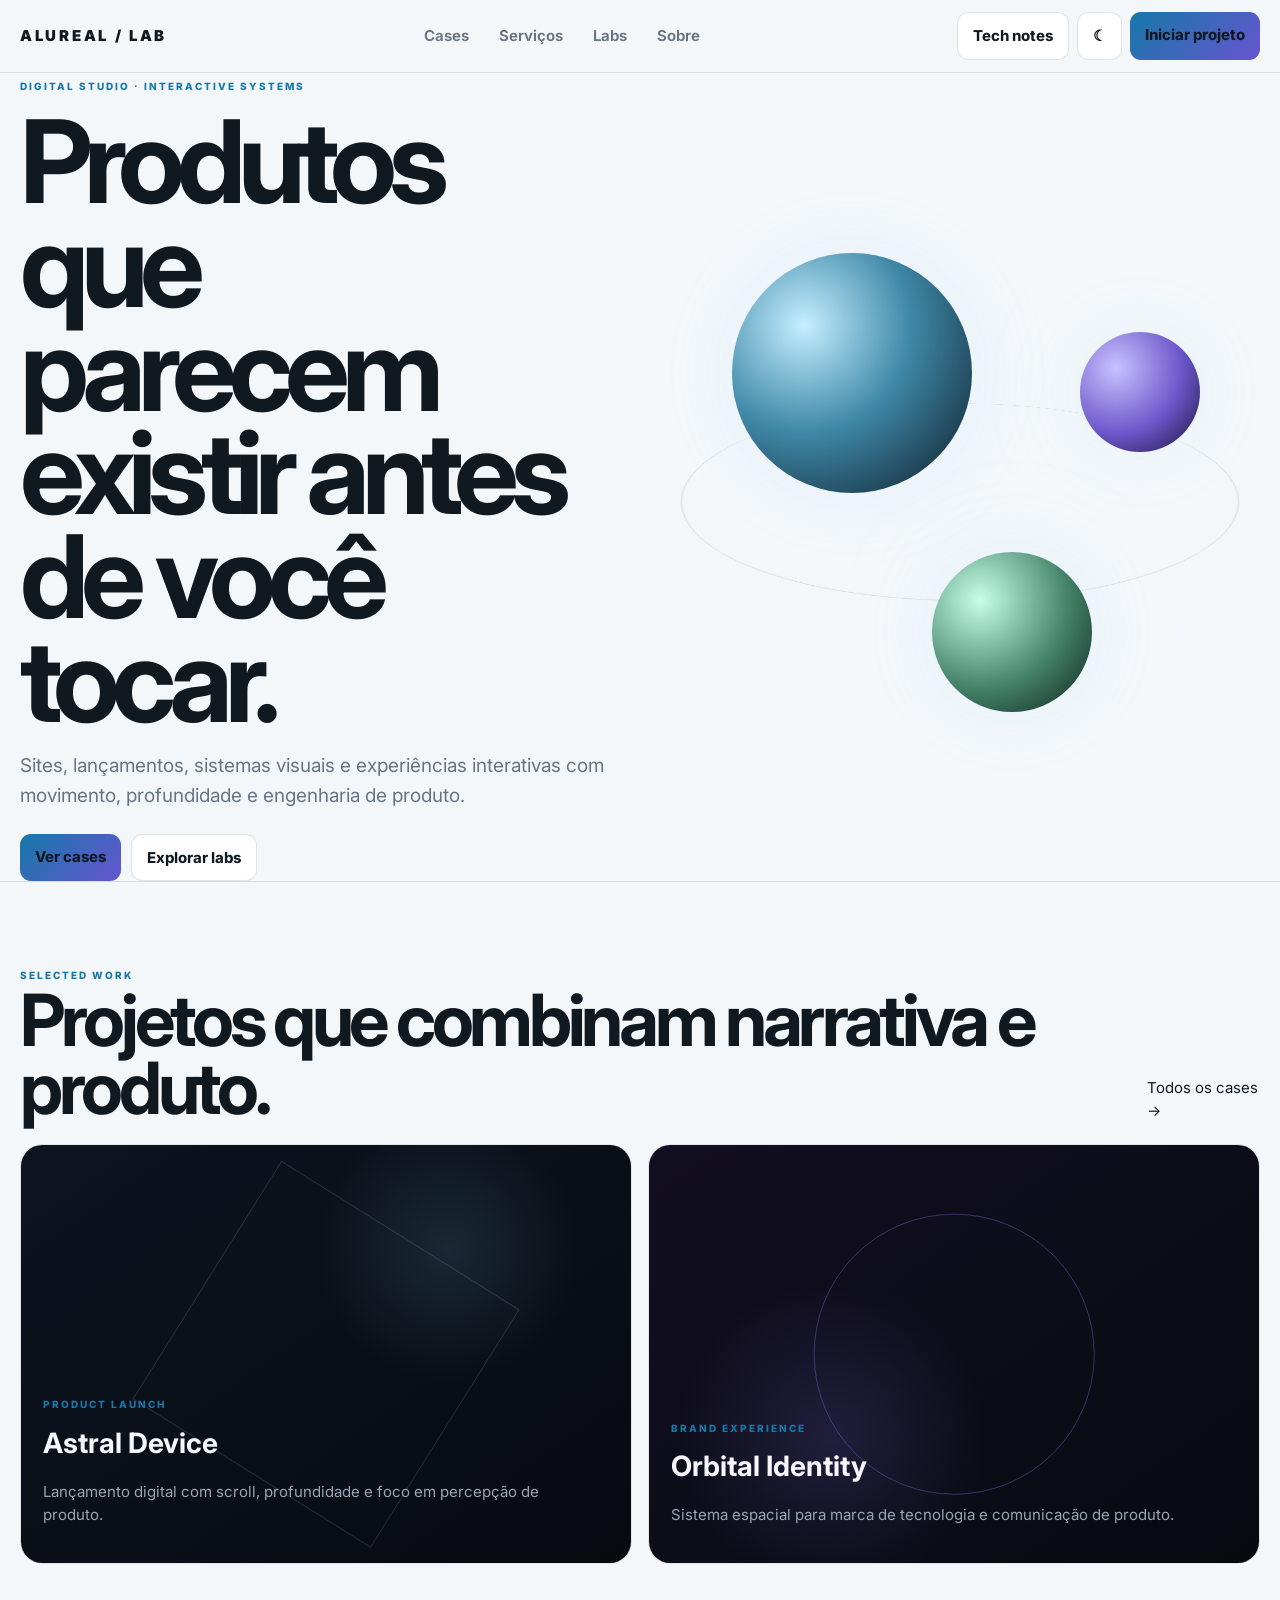
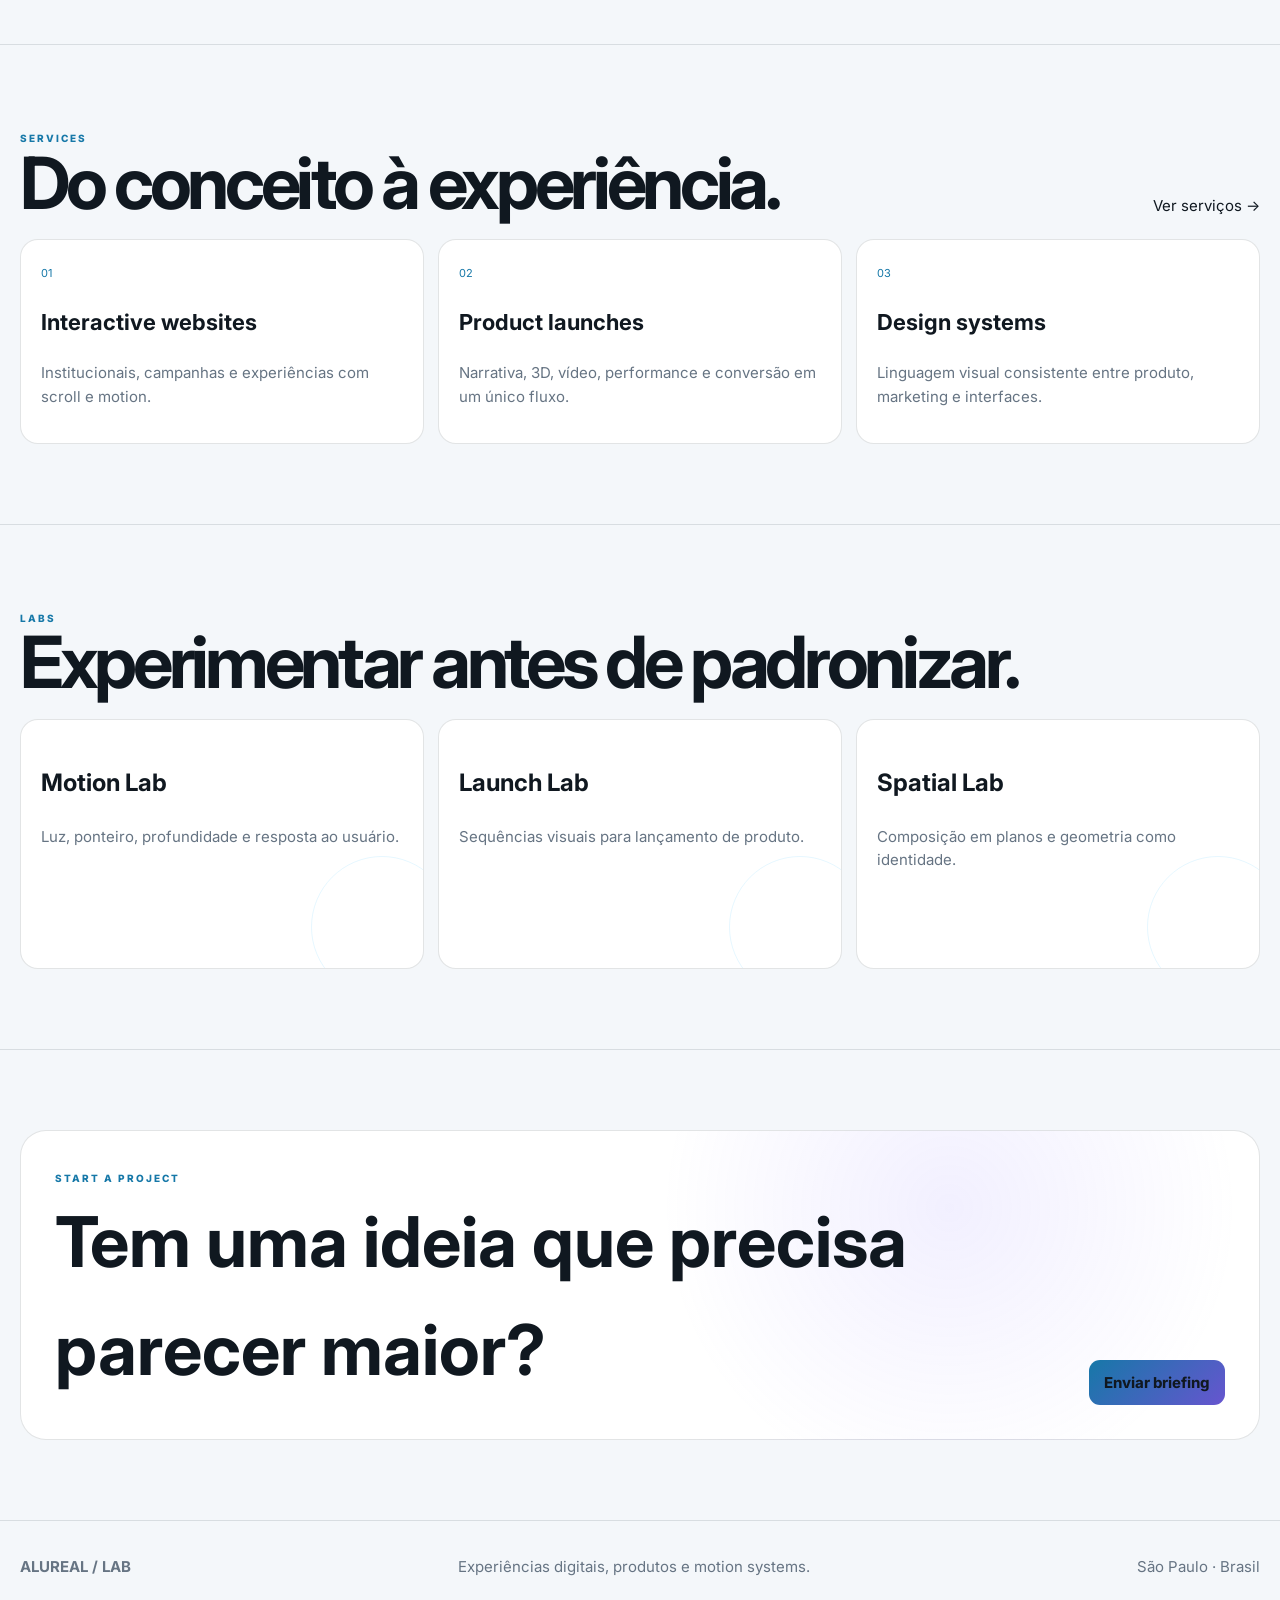
<file: index.html>
<!doctype html><html lang="pt-BR"><head><meta charset="utf-8"><meta name="viewport" content="width=device-width,initial-scale=1,maximum-scale=1,user-scalable=no,viewport-fit=cover"><title>Alureal Lab — Experiências digitais</title><link href="https://fonts.googleapis.com/css2?family=Inter:wght@400;500;600;700;800;900&display=swap" rel="stylesheet"><link rel="stylesheet" href="studio.css?v=20260929-1820"></head><body><div data-studio-header></div><main><section class="studio-hero"><div class="wrap studio-hero-grid"><div><span class="eyebrow">Digital studio · interactive systems</span><h1>Produtos que parecem existir antes de você tocar.</h1><p>Sites, lançamentos, sistemas visuais e experiências interativas com movimento, profundidade e engenharia de produto.</p><div class="hero-actions"><a class="btn primary" href="cases.html">Ver cases</a><a class="btn" href="motion-lab.html">Explorar labs</a></div></div><div class="hero-world" data-world><i class="hero-ring"></i><i class="hero-orb one"></i><i class="hero-orb two"></i><i class="hero-orb three"></i></div></div></section><section class="section"><div class="wrap"><div class="section-head"><div><span class="eyebrow">Selected work</span><h2>Projetos que combinam narrativa e produto.</h2></div><a href="cases.html">Todos os cases →</a></div><div class="case-grid"><a class="case" href="case.html?case=astral"><div class="case-visual"><i class="case-shape"></i></div><div class="case-copy"><span class="eyebrow">Product launch</span><h3>Astral Device</h3><p>Lançamento digital com scroll, profundidade e foco em percepção de produto.</p></div></a><a class="case" href="case.html?case=orbital"><div class="case-visual v2"><i class="case-shape circle"></i></div><div class="case-copy"><span class="eyebrow">Brand experience</span><h3>Orbital Identity</h3><p>Sistema espacial para marca de tecnologia e comunicação de produto.</p></div></a></div></div></section><section class="section"><div class="wrap"><div class="section-head"><div><span class="eyebrow">Services</span><h2>Do conceito à experiência.</h2></div><a href="services.html">Ver serviços →</a></div><div class="service-grid"><article class="service"><span class="service-num">01</span><h3>Interactive websites</h3><p>Institucionais, campanhas e experiências com scroll e motion.</p></article><article class="service"><span class="service-num">02</span><h3>Product launches</h3><p>Narrativa, 3D, vídeo, performance e conversão em um único fluxo.</p></article><article class="service"><span class="service-num">03</span><h3>Design systems</h3><p>Linguagem visual consistente entre produto, marketing e interfaces.</p></article></div></div></section><section class="section"><div class="wrap"><div class="section-head"><div><span class="eyebrow">Labs</span><h2>Experimentar antes de padronizar.</h2></div></div><div class="lab-grid"><a class="lab-card" href="motion-lab.html"><h3>Motion Lab</h3><p>Luz, ponteiro, profundidade e resposta ao usuário.</p></a><a class="lab-card" href="launch.html"><h3>Launch Lab</h3><p>Sequências visuais para lançamento de produto.</p></a><a class="lab-card" href="spatial.html"><h3>Spatial Lab</h3><p>Composição em planos e geometria como identidade.</p></a></div></div></section><section class="section"><div class="wrap contact-banner"><div><span class="eyebrow">Start a project</span><h2>Tem uma ideia que precisa parecer maior?</h2></div><a class="btn primary" href="contact.html">Enviar briefing</a></div></section></main><div data-studio-footer></div><script src="studio.js?v=20260929-1820"></script></body></html>
</file>
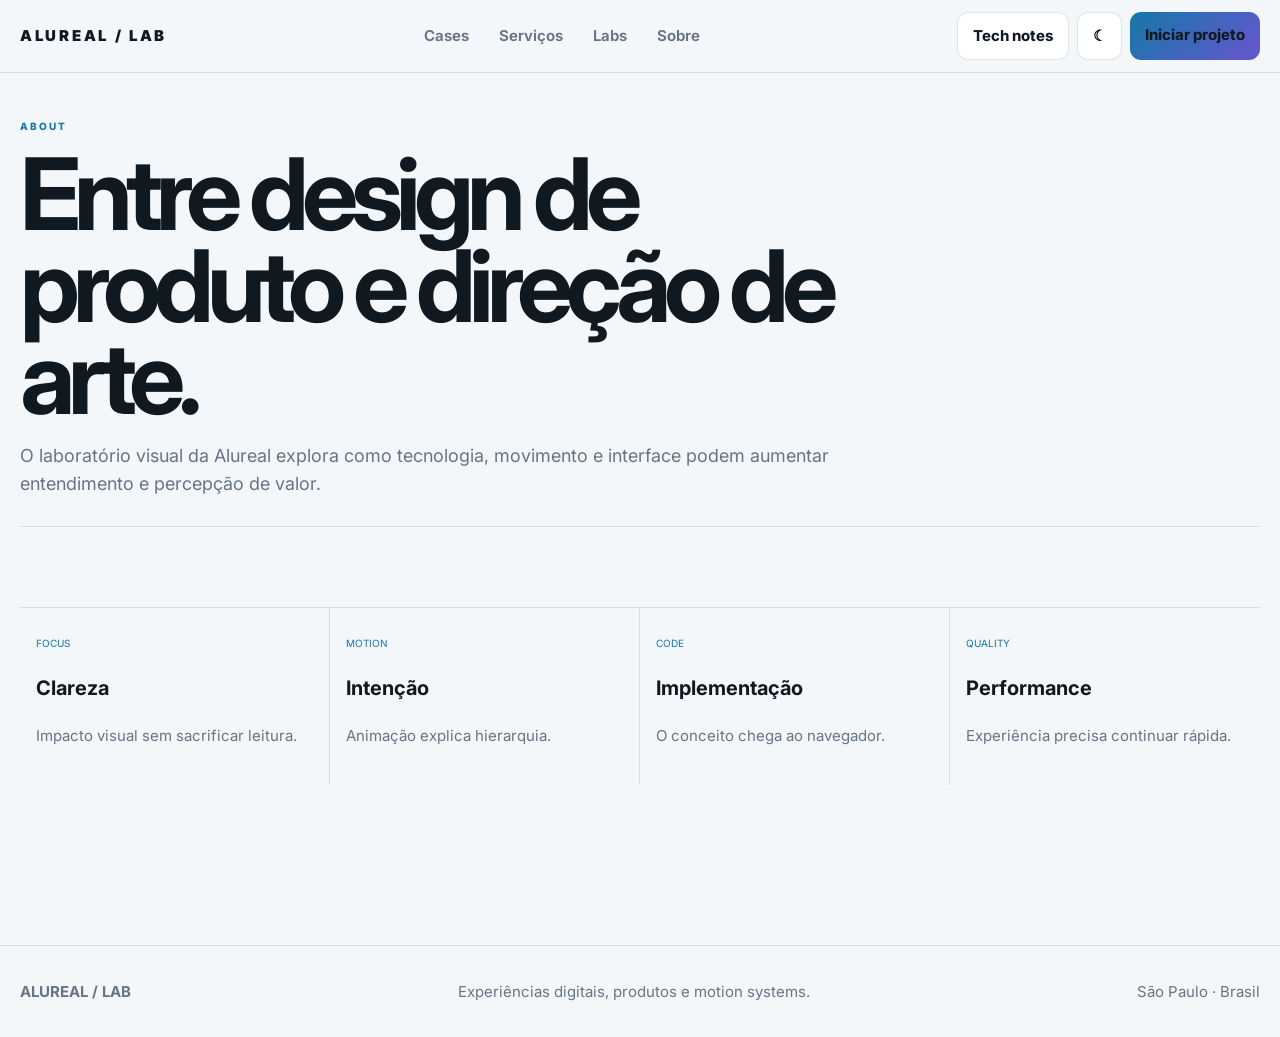
<file: about.html>
<!doctype html><html lang="pt-BR"><head><meta charset="utf-8"><meta name="viewport" content="width=device-width,initial-scale=1,maximum-scale=1,user-scalable=no,viewport-fit=cover"><title>Alureal Lab — Sobre</title><link href="https://fonts.googleapis.com/css2?family=Inter:wght@400;500;600;700;800;900&display=swap" rel="stylesheet"><link rel="stylesheet" href="studio.css?v=20260929-1820"></head><body><div data-studio-header></div><main class="page"><div class="wrap"><header class="page-head"><span class="eyebrow">About</span><h1>Entre design de produto e direção de arte.</h1><p>O laboratório visual da Alureal explora como tecnologia, movimento e interface podem aumentar entendimento e percepção de valor.</p></header><section class="section"><div class="process"><article class="step"><span>FOCUS</span><h3>Clareza</h3><p>Impacto visual sem sacrificar leitura.</p></article><article class="step"><span>MOTION</span><h3>Intenção</h3><p>Animação explica hierarquia.</p></article><article class="step"><span>CODE</span><h3>Implementação</h3><p>O conceito chega ao navegador.</p></article><article class="step"><span>QUALITY</span><h3>Performance</h3><p>Experiência precisa continuar rápida.</p></article></div></section></div></main><div data-studio-footer></div><script src="studio.js?v=20260929-1820"></script></body></html>
</file>
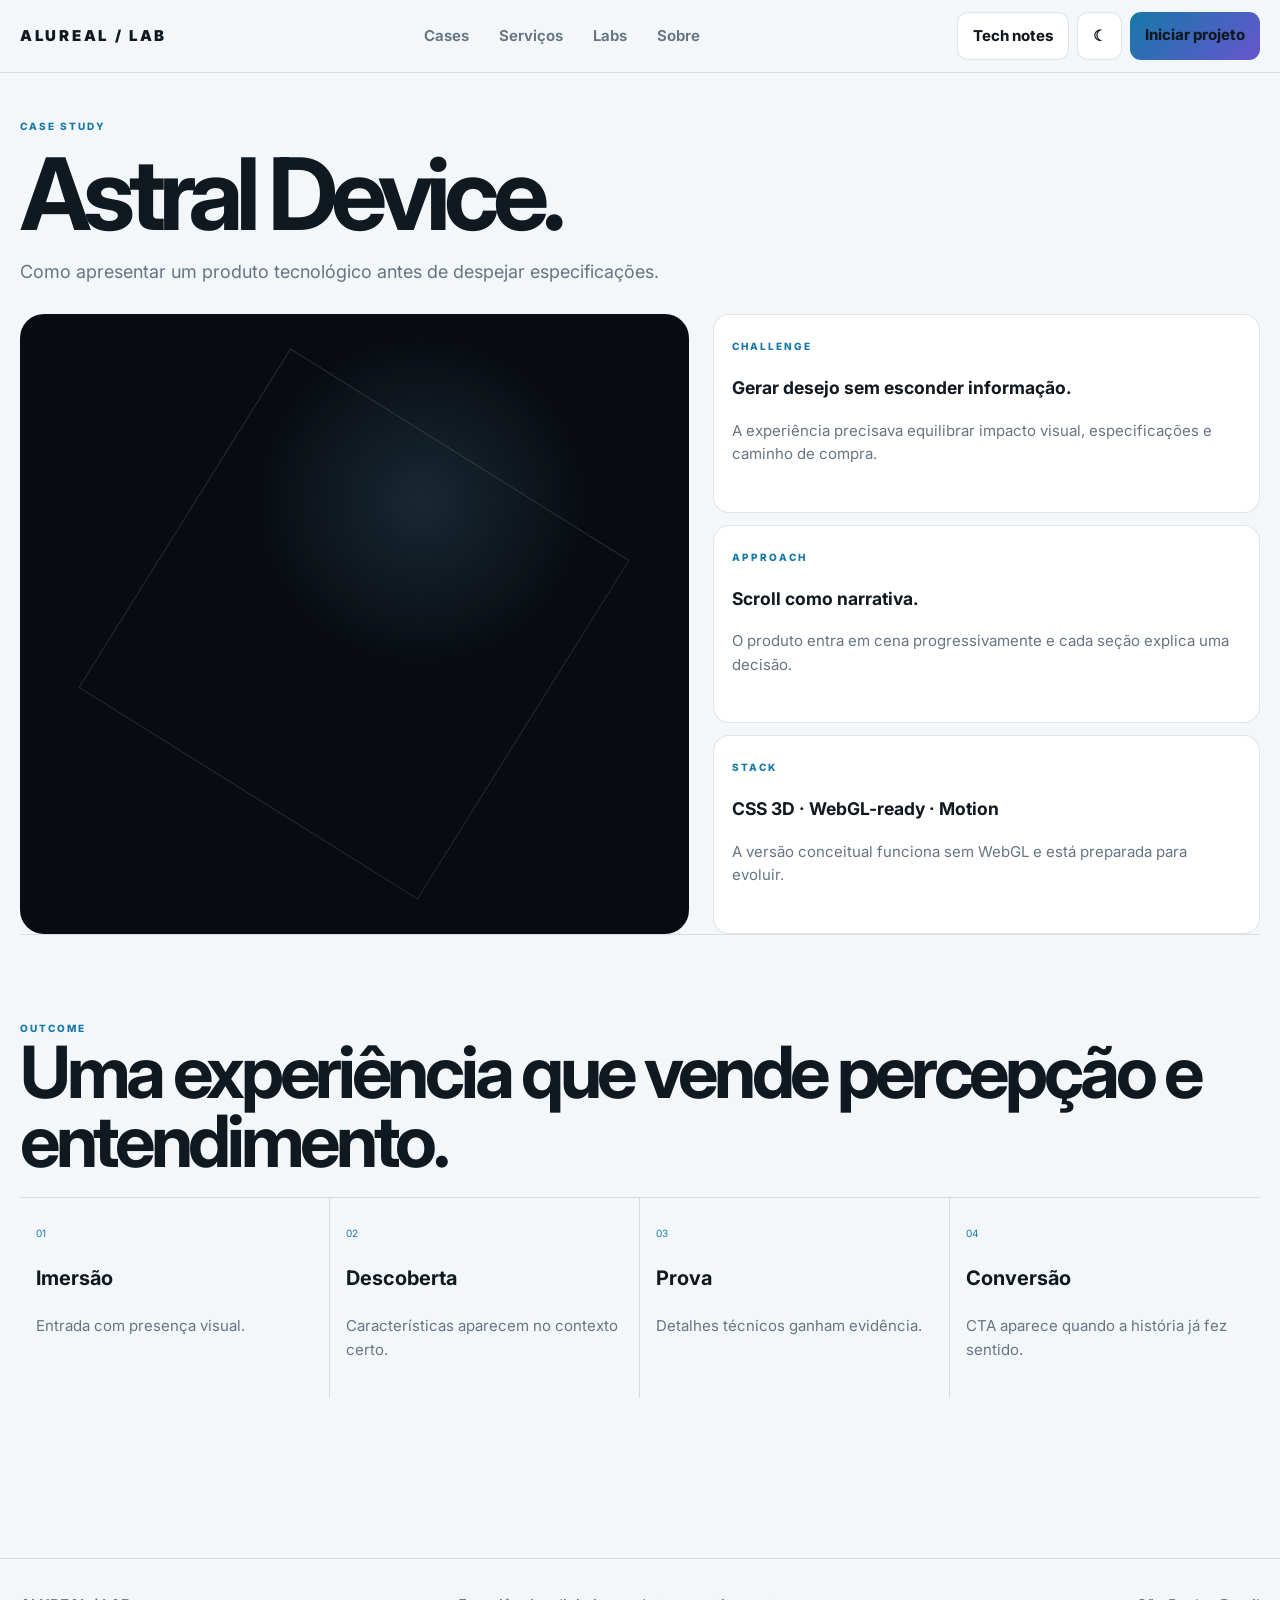
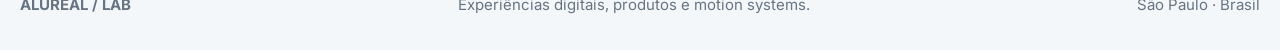
<file: case.html>
<!doctype html><html lang="pt-BR"><head><meta charset="utf-8"><meta name="viewport" content="width=device-width,initial-scale=1,maximum-scale=1,user-scalable=no,viewport-fit=cover"><title>Alureal Lab — Case</title><link href="https://fonts.googleapis.com/css2?family=Inter:wght@400;500;600;700;800;900&display=swap" rel="stylesheet"><link rel="stylesheet" href="studio.css?v=20260929-1820"></head><body><div data-studio-header></div><main class="page"><div class="wrap"><header class="page-head"><span class="eyebrow">Case study</span><h1>Astral Device.</h1><p>Como apresentar um produto tecnológico antes de despejar especificações.</p></header><section class="case-detail"><div class="case-stage"><i class="case-shape"></i></div><aside class="case-meta"><article class="meta-card"><span class="eyebrow">Challenge</span><h3>Gerar desejo sem esconder informação.</h3><p>A experiência precisava equilibrar impacto visual, especificações e caminho de compra.</p></article><article class="meta-card"><span class="eyebrow">Approach</span><h3>Scroll como narrativa.</h3><p>O produto entra em cena progressivamente e cada seção explica uma decisão.</p></article><article class="meta-card"><span class="eyebrow">Stack</span><h3>CSS 3D · WebGL-ready · Motion</h3><p>A versão conceitual funciona sem WebGL e está preparada para evoluir.</p></article></aside></section><section class="section"><div class="section-head"><div><span class="eyebrow">Outcome</span><h2>Uma experiência que vende percepção e entendimento.</h2></div></div><div class="process"><article class="step"><span>01</span><h3>Imersão</h3><p>Entrada com presença visual.</p></article><article class="step"><span>02</span><h3>Descoberta</h3><p>Características aparecem no contexto certo.</p></article><article class="step"><span>03</span><h3>Prova</h3><p>Detalhes técnicos ganham evidência.</p></article><article class="step"><span>04</span><h3>Conversão</h3><p>CTA aparece quando a história já fez sentido.</p></article></div></section></div></main><div data-studio-footer></div><script src="studio.js?v=20260929-1820"></script></body></html>
</file>
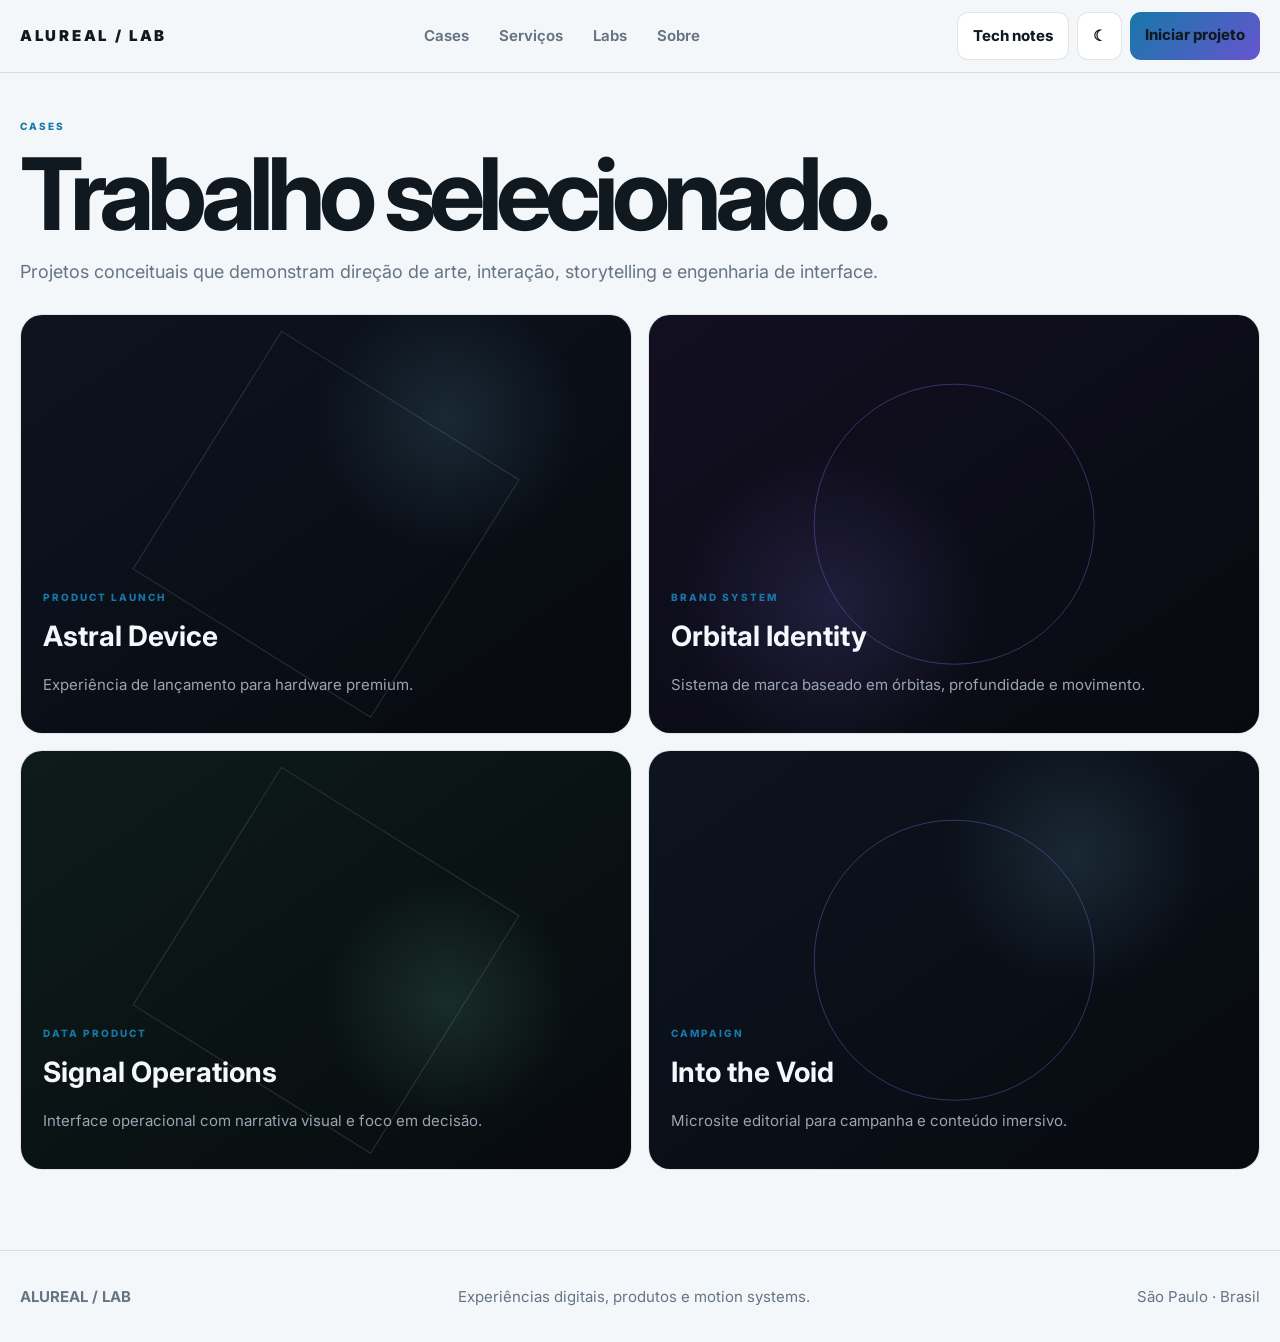
<file: cases.html>
<!doctype html><html lang="pt-BR"><head><meta charset="utf-8"><meta name="viewport" content="width=device-width,initial-scale=1,maximum-scale=1,user-scalable=no,viewport-fit=cover"><title>Alureal Lab — Cases</title><link href="https://fonts.googleapis.com/css2?family=Inter:wght@400;500;600;700;800;900&display=swap" rel="stylesheet"><link rel="stylesheet" href="studio.css?v=20260929-1820"></head><body><div data-studio-header></div><main class="page"><div class="wrap"><header class="page-head"><span class="eyebrow">Cases</span><h1>Trabalho selecionado.</h1><p>Projetos conceituais que demonstram direção de arte, interação, storytelling e engenharia de interface.</p></header><section class="case-grid"><a class="case" href="case.html?case=astral"><div class="case-visual"><i class="case-shape"></i></div><div class="case-copy"><span class="eyebrow">Product launch</span><h3>Astral Device</h3><p>Experiência de lançamento para hardware premium.</p></div></a><a class="case" href="case.html?case=orbital"><div class="case-visual v2"><i class="case-shape circle"></i></div><div class="case-copy"><span class="eyebrow">Brand system</span><h3>Orbital Identity</h3><p>Sistema de marca baseado em órbitas, profundidade e movimento.</p></div></a><a class="case" href="case.html?case=signal"><div class="case-visual v3"><i class="case-shape"></i></div><div class="case-copy"><span class="eyebrow">Data product</span><h3>Signal Operations</h3><p>Interface operacional com narrativa visual e foco em decisão.</p></div></a><a class="case" href="case.html?case=void"><div class="case-visual"><i class="case-shape circle"></i></div><div class="case-copy"><span class="eyebrow">Campaign</span><h3>Into the Void</h3><p>Microsite editorial para campanha e conteúdo imersivo.</p></div></a></section></div></main><div data-studio-footer></div><script src="studio.js?v=20260929-1820"></script></body></html>
</file>
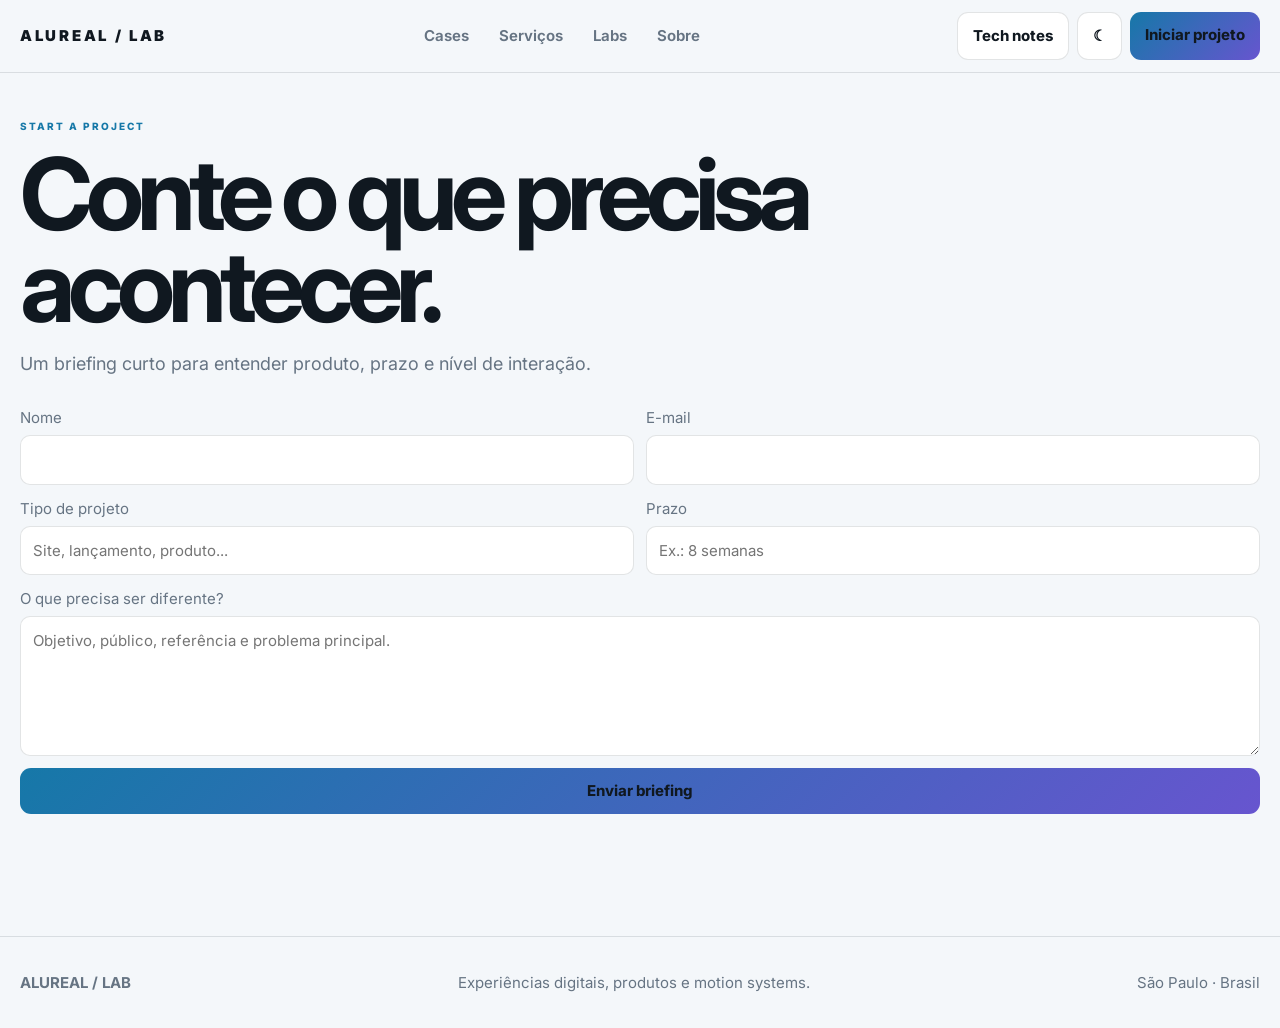
<file: contact.html>
<!doctype html><html lang="pt-BR"><head><meta charset="utf-8"><meta name="viewport" content="width=device-width,initial-scale=1,maximum-scale=1,user-scalable=no,viewport-fit=cover"><title>Alureal Lab — Contato</title><link href="https://fonts.googleapis.com/css2?family=Inter:wght@400;500;600;700;800;900&display=swap" rel="stylesheet"><link rel="stylesheet" href="studio.css?v=20260929-1820"></head><body><div data-studio-header></div><main class="page"><div class="wrap"><header class="page-head"><span class="eyebrow">Start a project</span><h1>Conte o que precisa acontecer.</h1><p>Um briefing curto para entender produto, prazo e nível de interação.</p></header><form class="contact-form" data-contact><label>Nome<input required></label><label>E-mail<input type="email" required></label><label>Tipo de projeto<input placeholder="Site, lançamento, produto..."></label><label>Prazo<input placeholder="Ex.: 8 semanas"></label><label class="full">O que precisa ser diferente?<textarea required placeholder="Objetivo, público, referência e problema principal."></textarea></label><button class="btn primary full">Enviar briefing</button><p class="full" data-contact-result></p></form></div></main><div data-studio-footer></div><script src="studio.js?v=20260929-1820"></script></body></html>
</file>
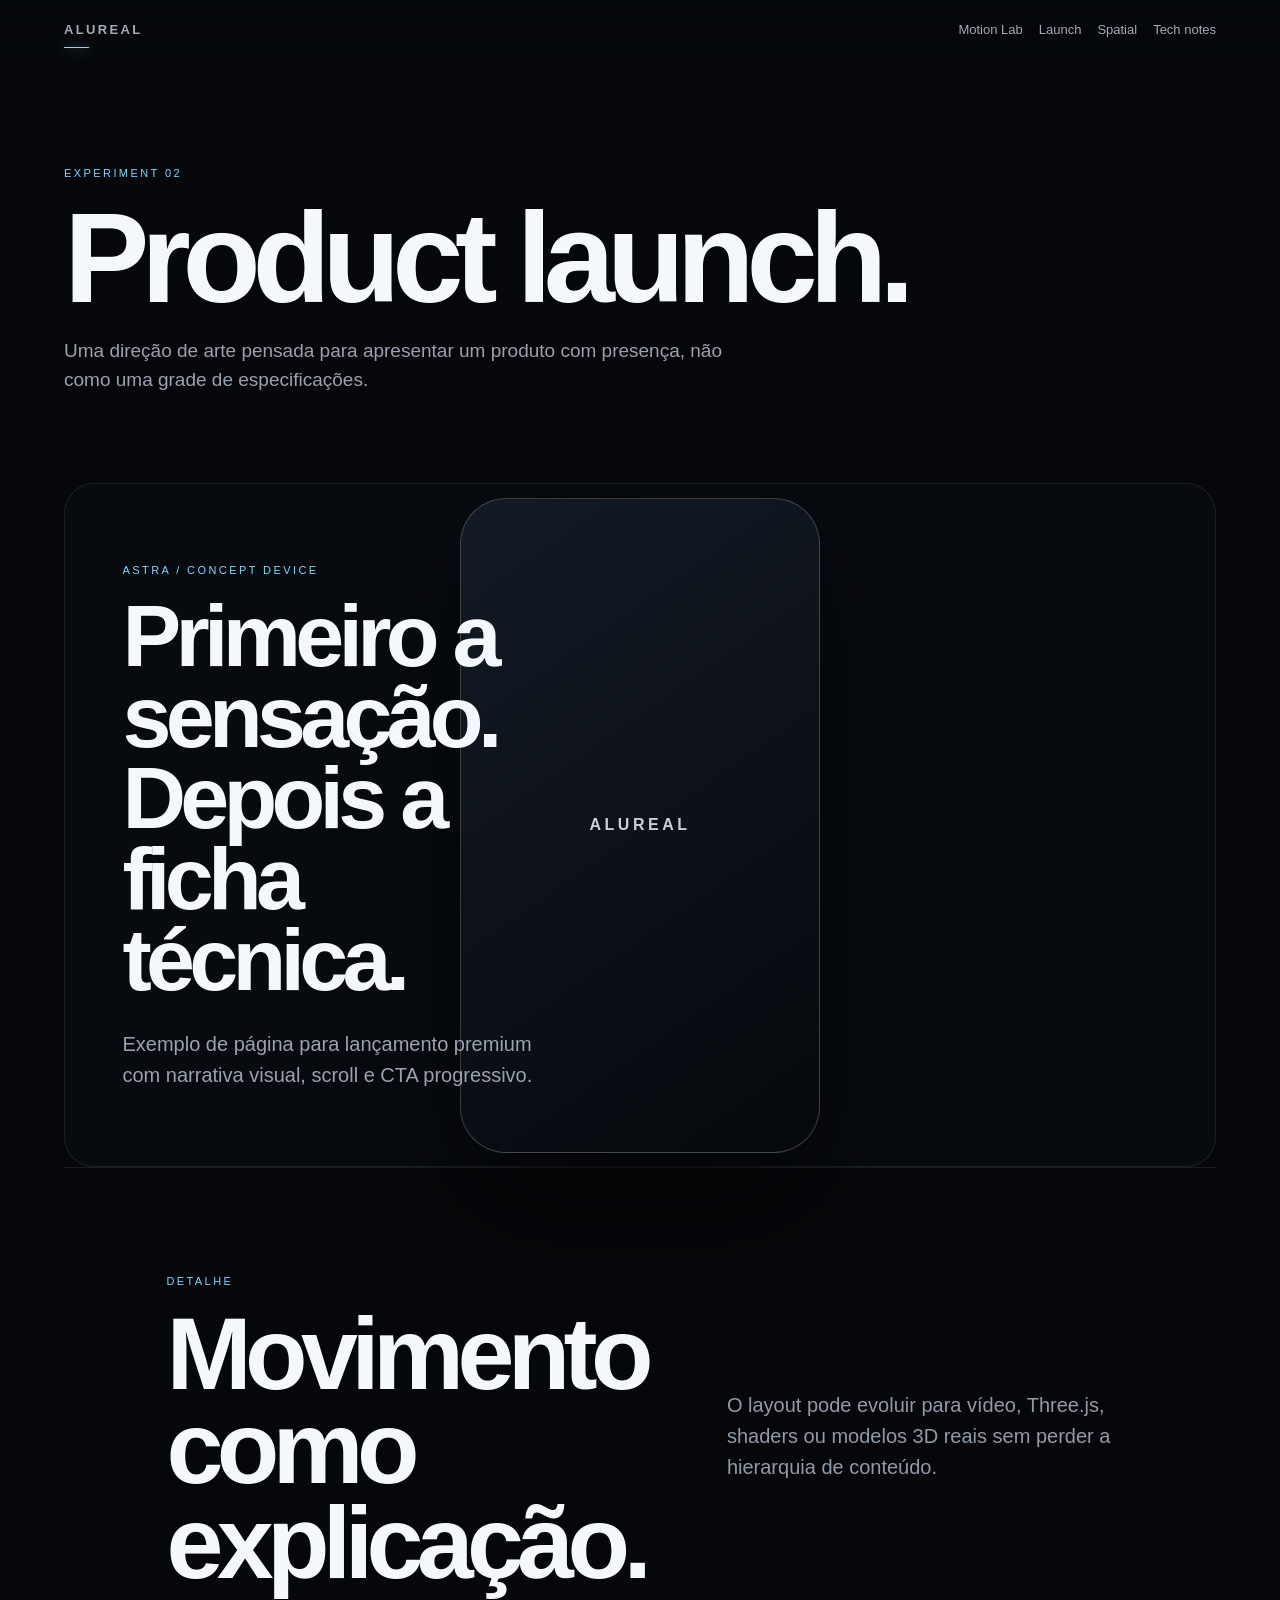
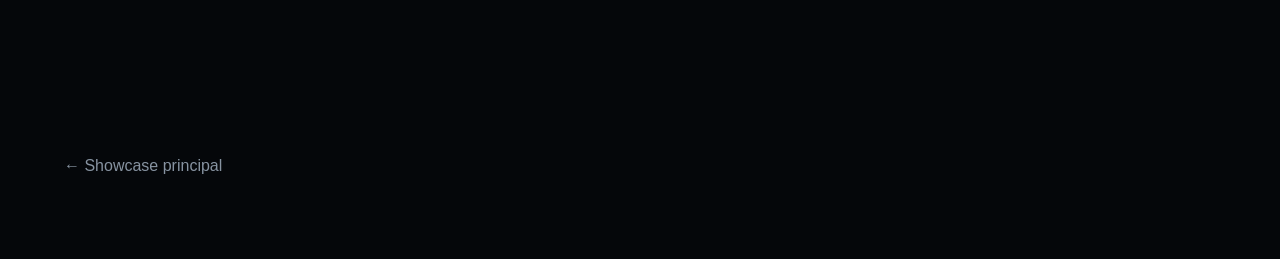
<file: launch.html>
<!doctype html><html lang="pt-BR"><head><meta charset="utf-8"><meta name="viewport" content="width=device-width, initial-scale=1, maximum-scale=1, user-scalable=no, viewport-fit=cover"><title>Alureal — Product Launch</title><link rel="stylesheet" href="styles.css"><link rel="stylesheet" href="lab.css"></head><body class="lab-page"><header class="lab-head"><a class="brand" href="index.html">ALUREAL</a><nav><a href="motion-lab.html">Motion Lab</a><a href="launch.html">Launch</a><a href="spatial.html">Spatial</a><a href="technical.html">Tech notes</a></nav></header><main class="lab-main"><section class="lab-hero"><span class="eyebrow">Experiment 02</span><h1>Product launch.</h1><p>Uma direção de arte pensada para apresentar um produto com presença, não como uma grade de especificações.</p></section><section class="launch-stage"><div class="device"></div><div class="launch-copy"><span class="eyebrow">Astra / Concept device</span><h2>Primeiro a sensação. Depois a ficha técnica.</h2><p class="lead">Exemplo de página para lançamento premium com narrativa visual, scroll e CTA progressivo.</p></div></section><section class="section" style="min-height:auto"><div class="section-grid"><div><span class="eyebrow">Detalhe</span><h2>Movimento como explicação.</h2></div><p>O layout pode evoluir para vídeo, Three.js, shaders ou modelos 3D reais sem perder a hierarquia de conteúdo.</p></div></section><a class="back" href="index.html">← Showcase principal</a></main></body></html>
</file>
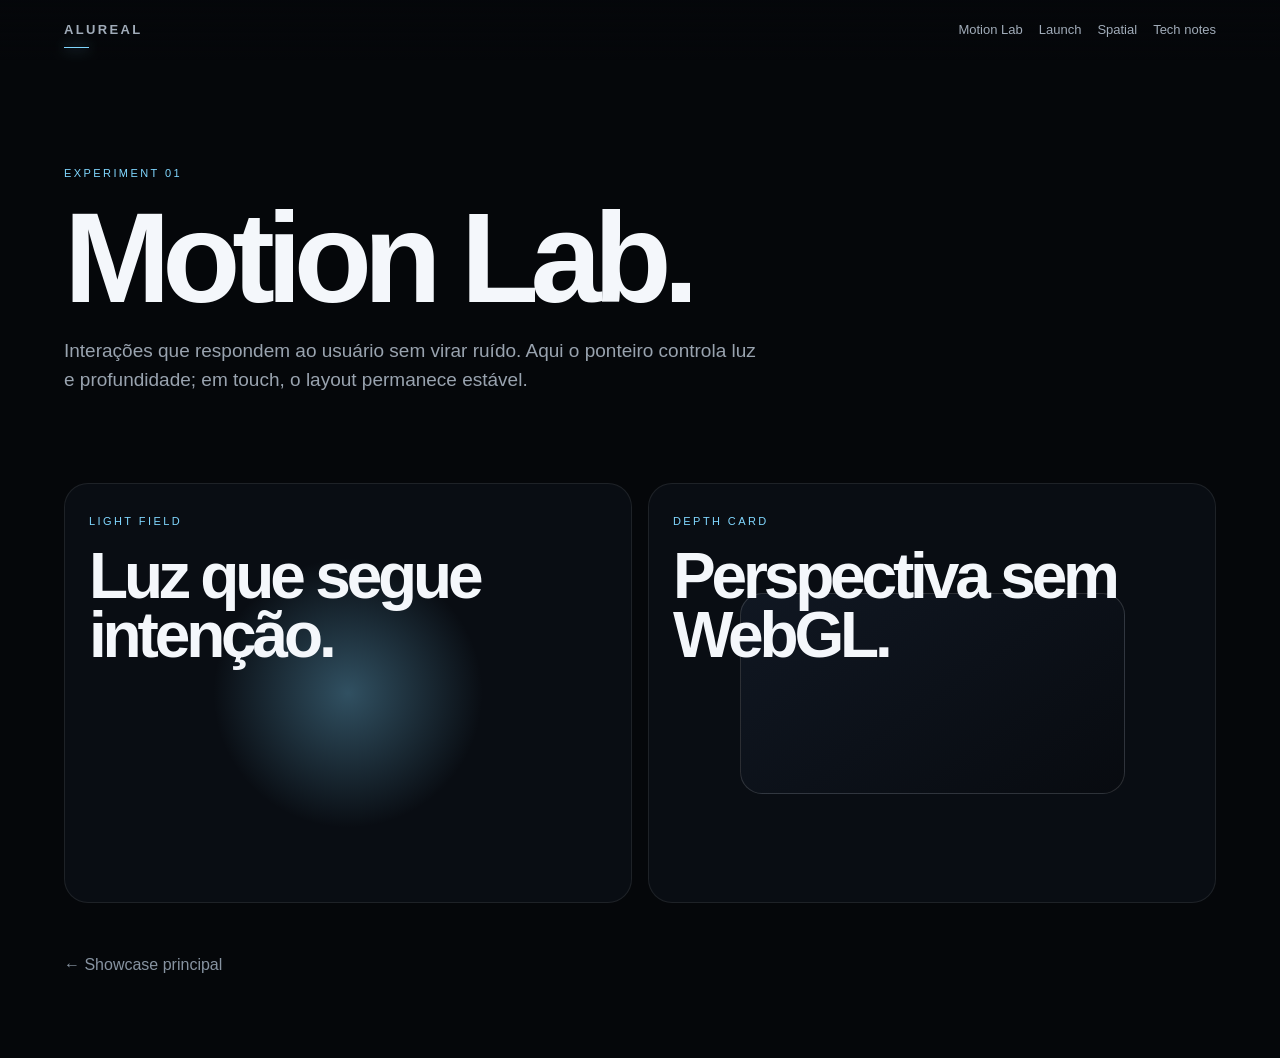
<file: motion-lab.html>
<!doctype html><html lang="pt-BR"><head><meta charset="utf-8"><meta name="viewport" content="width=device-width, initial-scale=1, maximum-scale=1, user-scalable=no, viewport-fit=cover"><title>Alureal — Motion Lab</title><link rel="stylesheet" href="styles.css"><link rel="stylesheet" href="lab.css"></head><body class="lab-page"><header class="lab-head"><a class="brand" href="index.html">ALUREAL</a><nav><a href="motion-lab.html">Motion Lab</a><a href="launch.html">Launch</a><a href="spatial.html">Spatial</a><a href="technical.html">Tech notes</a></nav></header><main class="lab-main"><section class="lab-hero"><span class="eyebrow">Experiment 01</span><h1>Motion Lab.</h1><p>Interações que respondem ao usuário sem virar ruído. Aqui o ponteiro controla luz e profundidade; em touch, o layout permanece estável.</p></section><section class="experiment-grid"><article class="experiment" data-spotlight><div class="spotlight"></div><span class="eyebrow">Light field</span><h2>Luz que segue intenção.</h2></article><article class="experiment" data-tilt><span class="eyebrow">Depth card</span><h2>Perspectiva sem WebGL.</h2><div class="tilt-card"></div></article></section><a class="back" href="index.html">← Showcase principal</a></main><script src="lab.js"></script></body></html>
</file>
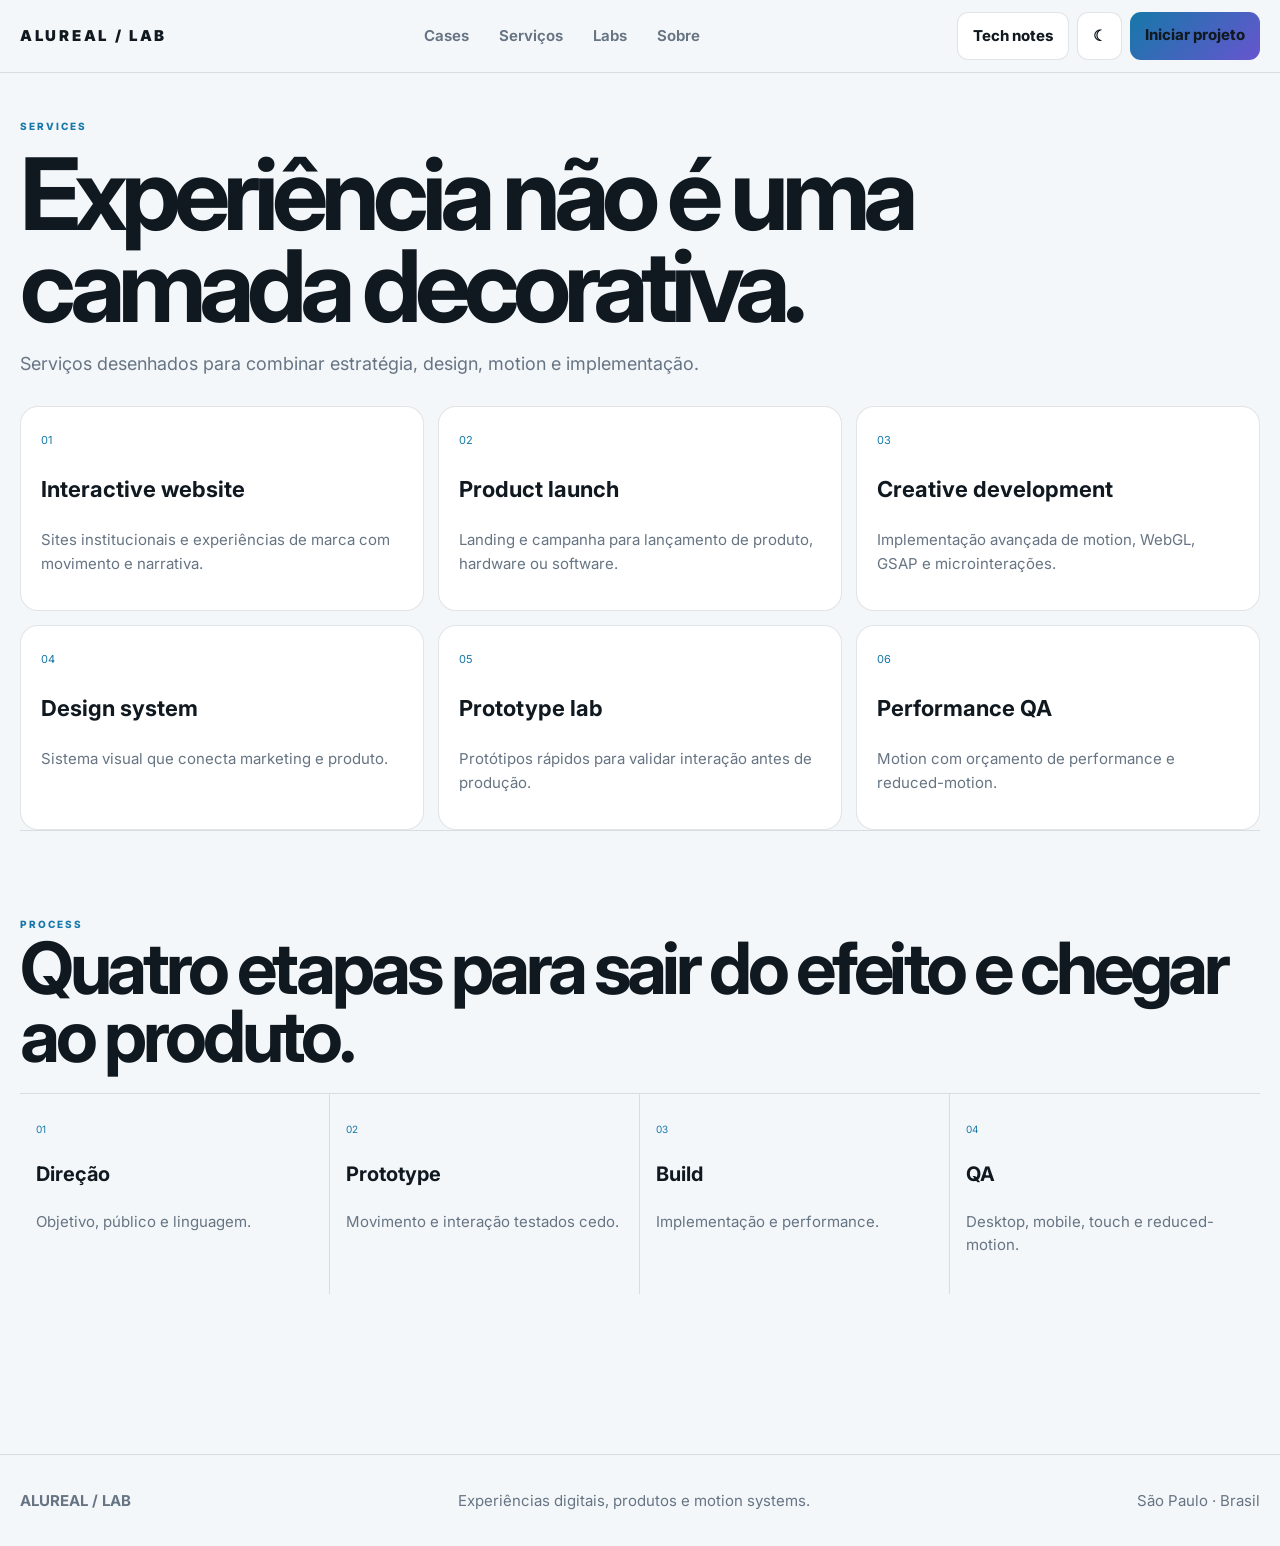
<file: services.html>
<!doctype html><html lang="pt-BR"><head><meta charset="utf-8"><meta name="viewport" content="width=device-width,initial-scale=1,maximum-scale=1,user-scalable=no,viewport-fit=cover"><title>Alureal Lab — Serviços</title><link href="https://fonts.googleapis.com/css2?family=Inter:wght@400;500;600;700;800;900&display=swap" rel="stylesheet"><link rel="stylesheet" href="studio.css?v=20260929-1820"></head><body><div data-studio-header></div><main class="page"><div class="wrap"><header class="page-head"><span class="eyebrow">Services</span><h1>Experiência não é uma camada decorativa.</h1><p>Serviços desenhados para combinar estratégia, design, motion e implementação.</p></header><section class="service-grid"><article class="service"><span class="service-num">01</span><h3>Interactive website</h3><p>Sites institucionais e experiências de marca com movimento e narrativa.</p></article><article class="service"><span class="service-num">02</span><h3>Product launch</h3><p>Landing e campanha para lançamento de produto, hardware ou software.</p></article><article class="service"><span class="service-num">03</span><h3>Creative development</h3><p>Implementação avançada de motion, WebGL, GSAP e microinterações.</p></article><article class="service"><span class="service-num">04</span><h3>Design system</h3><p>Sistema visual que conecta marketing e produto.</p></article><article class="service"><span class="service-num">05</span><h3>Prototype lab</h3><p>Protótipos rápidos para validar interação antes de produção.</p></article><article class="service"><span class="service-num">06</span><h3>Performance QA</h3><p>Motion com orçamento de performance e reduced-motion.</p></article></section><section class="section"><div class="section-head"><div><span class="eyebrow">Process</span><h2>Quatro etapas para sair do efeito e chegar ao produto.</h2></div></div><div class="process"><article class="step"><span>01</span><h3>Direção</h3><p>Objetivo, público e linguagem.</p></article><article class="step"><span>02</span><h3>Prototype</h3><p>Movimento e interação testados cedo.</p></article><article class="step"><span>03</span><h3>Build</h3><p>Implementação e performance.</p></article><article class="step"><span>04</span><h3>QA</h3><p>Desktop, mobile, touch e reduced-motion.</p></article></div></section></div></main><div data-studio-footer></div><script src="studio.js?v=20260929-1820"></script></body></html>
</file>
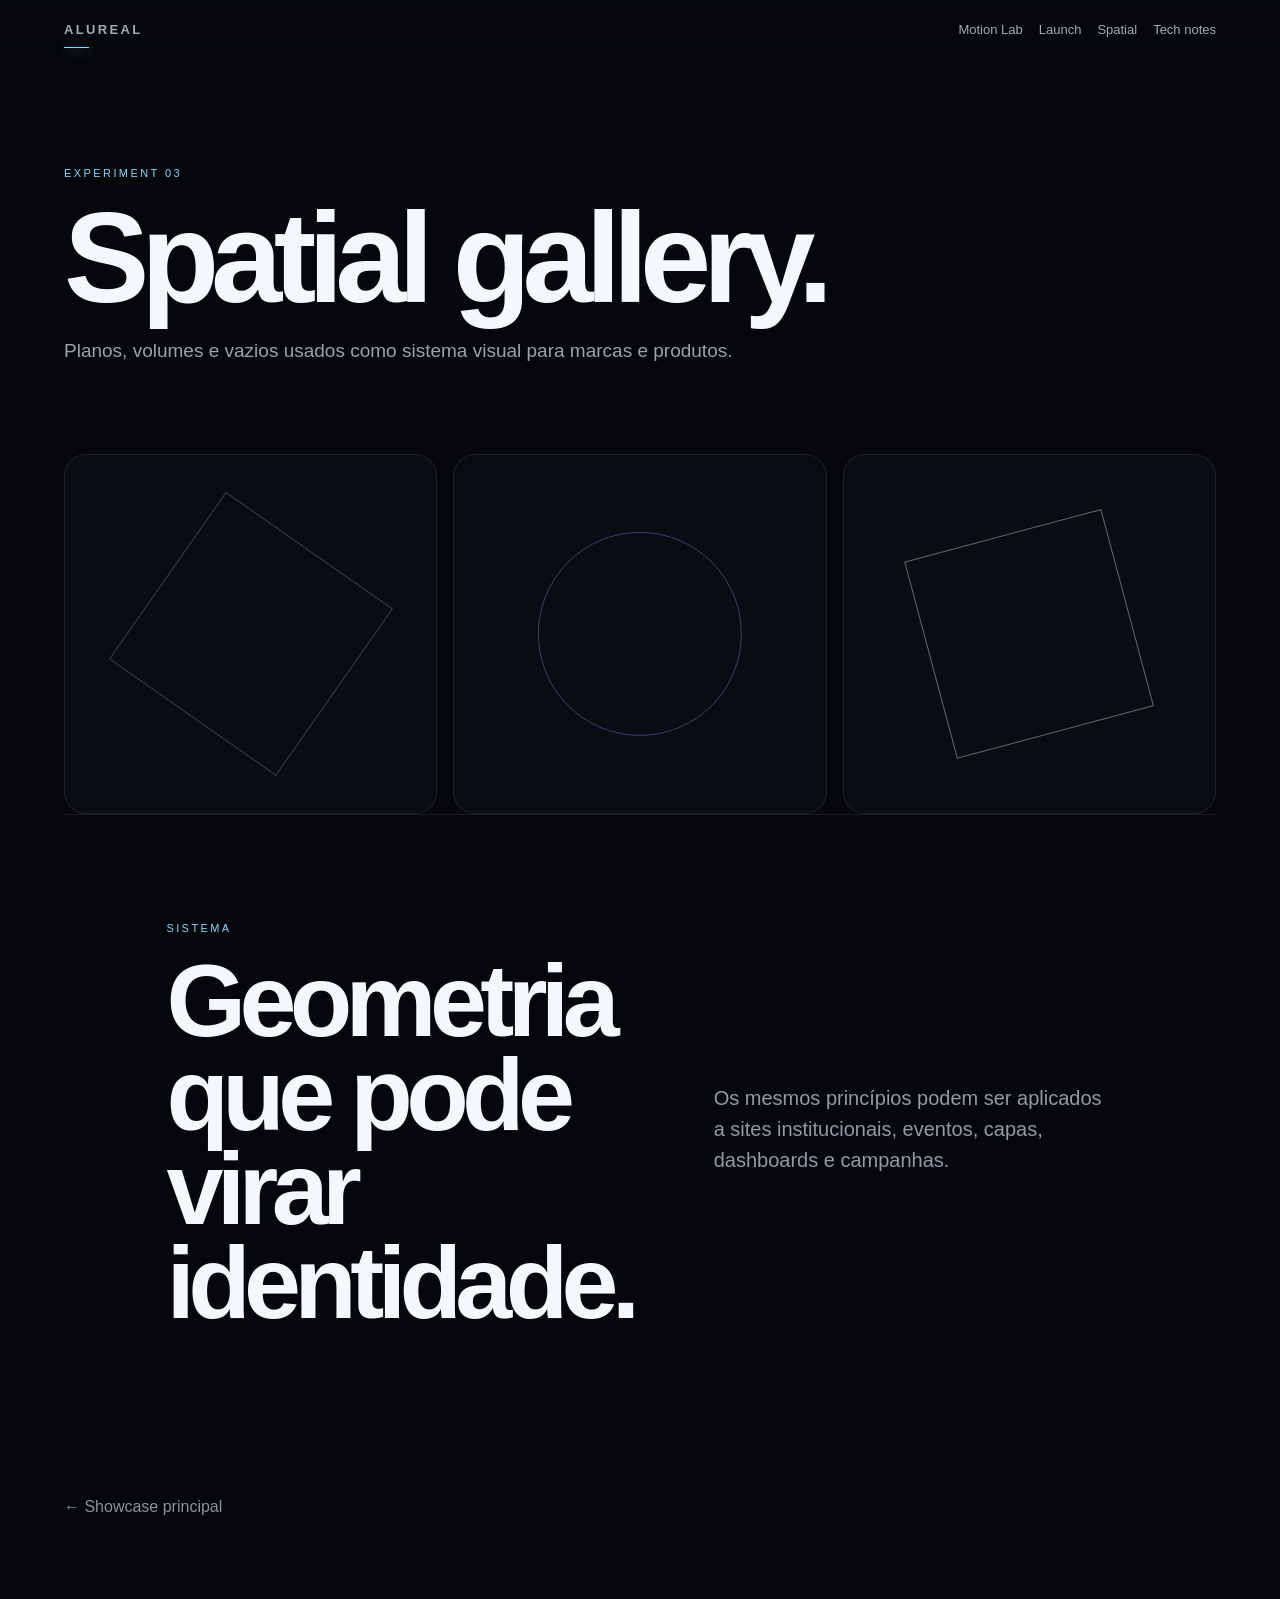
<file: spatial.html>
<!doctype html><html lang="pt-BR"><head><meta charset="utf-8"><meta name="viewport" content="width=device-width, initial-scale=1, maximum-scale=1, user-scalable=no, viewport-fit=cover"><title>Alureal — Spatial Gallery</title><link rel="stylesheet" href="styles.css"><link rel="stylesheet" href="lab.css"></head><body class="lab-page"><header class="lab-head"><a class="brand" href="index.html">ALUREAL</a><nav><a href="motion-lab.html">Motion Lab</a><a href="launch.html">Launch</a><a href="spatial.html">Spatial</a><a href="technical.html">Tech notes</a></nav></header><main class="lab-main"><section class="lab-hero"><span class="eyebrow">Experiment 03</span><h1>Spatial gallery.</h1><p>Planos, volumes e vazios usados como sistema visual para marcas e produtos.</p></section><section class="spatial-grid"><article class="spatial-card"><i class="shape"></i></article><article class="spatial-card"><i class="shape circle"></i></article><article class="spatial-card"><i class="shape" style="transform:translate(-50%,-50%) rotate(75deg);border-color:#c2ffe766"></i></article></section><section class="section" style="min-height:auto"><div class="section-grid"><div><span class="eyebrow">Sistema</span><h2>Geometria que pode virar identidade.</h2></div><p>Os mesmos princípios podem ser aplicados a sites institucionais, eventos, capas, dashboards e campanhas.</p></div></section><a class="back" href="index.html">← Showcase principal</a></main></body></html>
</file>
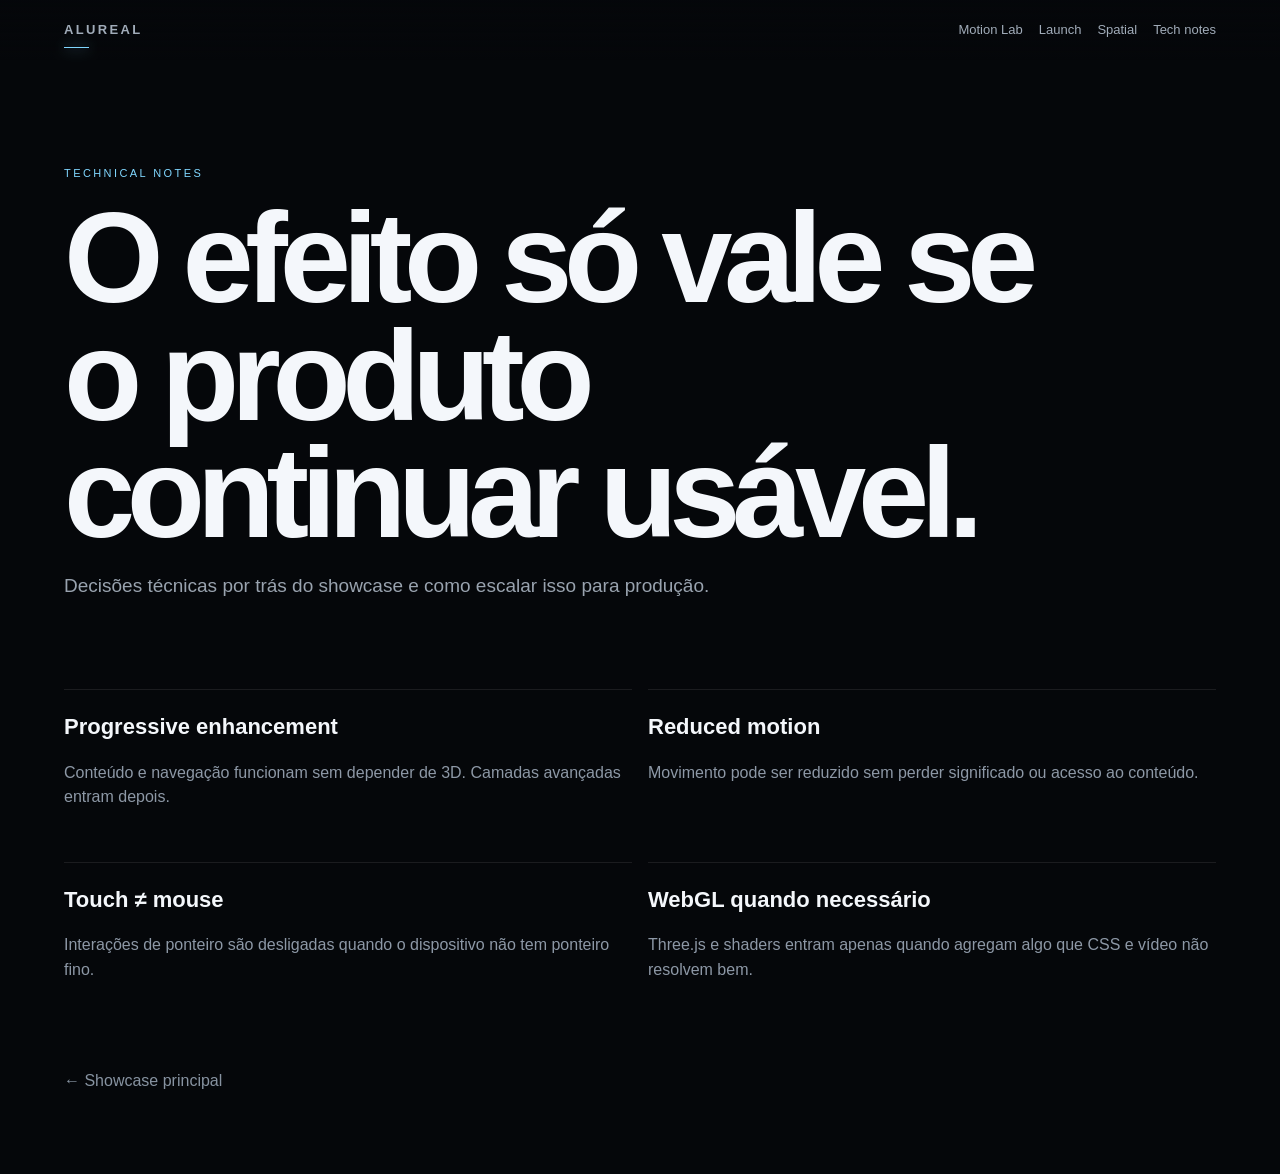
<file: technical.html>
<!doctype html><html lang="pt-BR"><head><meta charset="utf-8"><meta name="viewport" content="width=device-width, initial-scale=1, maximum-scale=1, user-scalable=no, viewport-fit=cover"><title>Alureal — Technical Notes</title><link rel="stylesheet" href="styles.css"><link rel="stylesheet" href="lab.css"></head><body class="lab-page"><header class="lab-head"><a class="brand" href="index.html">ALUREAL</a><nav><a href="motion-lab.html">Motion Lab</a><a href="launch.html">Launch</a><a href="spatial.html">Spatial</a><a href="technical.html">Tech notes</a></nav></header><main class="lab-main"><section class="lab-hero"><span class="eyebrow">Technical notes</span><h1>O efeito só vale se o produto continuar usável.</h1><p>Decisões técnicas por trás do showcase e como escalar isso para produção.</p></section><section class="tech-list"><article class="tech"><h3>Progressive enhancement</h3><p>Conteúdo e navegação funcionam sem depender de 3D. Camadas avançadas entram depois.</p></article><article class="tech"><h3>Reduced motion</h3><p>Movimento pode ser reduzido sem perder significado ou acesso ao conteúdo.</p></article><article class="tech"><h3>Touch ≠ mouse</h3><p>Interações de ponteiro são desligadas quando o dispositivo não tem ponteiro fino.</p></article><article class="tech"><h3>WebGL quando necessário</h3><p>Three.js e shaders entram apenas quando agregam algo que CSS e vídeo não resolvem bem.</p></article></section><a class="back" href="index.html">← Showcase principal</a></main></body></html>
</file>
<file: studio.css>
:root{--bg:#05070a;--surface:#090d13;--surface2:#0e141d;--text:#f4f7fb;--muted:#7e8997;--line:#ffffff17;--cyan:#80d7ff;--violet:#8e7dff;--green:#79e5bd;--max:1260px}:root[data-theme="light"]{--bg:#f4f7fa;--surface:#ffffff;--surface2:#edf2f6;--text:#101820;--muted:#667483;--line:#16212d1f;--cyan:#1678a8;--violet:#6755cf;--green:#267e64}:root[data-theme="light"] .studio-nav{background:#f4f7fae8}:root[data-theme="light"] .studio-links a:hover,:root[data-theme="light"] .studio-links a.active{background:#1018200a;color:var(--text)}:root[data-theme="light"] .btn{color:var(--text)}:root[data-theme="light"] .studio-hero p{color:var(--muted)}:root[data-theme="light"] .contact-form input,:root[data-theme="light"] .contact-form textarea{color:var(--text)}:root[data-theme="light"] .mobile-nav{background:#f7f9fb}:root[data-theme="light"] .mobile-nav a{color:var(--text)}*{box-sizing:border-box}html{scroll-behavior:smooth;-webkit-text-size-adjust:100%}body{margin:0;background:var(--bg);color:var(--text);font:15px/1.55 Inter,Arial,sans-serif;overflow-x:hidden}a{color:inherit;text-decoration:none}button,input,textarea{font:inherit}.wrap{width:min(calc(100% - 40px),var(--max));margin:auto}.studio-nav{position:sticky;top:0;z-index:70;background:#05070ae8;backdrop-filter:blur(18px);border-bottom:1px solid var(--line)}.nav-row{min-height:72px;display:grid;grid-template-columns:auto 1fr auto;gap:18px;align-items:center}.studio-brand{font-weight:900;letter-spacing:.18em}.studio-links{display:flex;justify-content:center;gap:6px}.studio-links a{padding:10px 12px;border-radius:10px;color:var(--muted);font-weight:650}.studio-links a:hover,.studio-links a.active{background:#ffffff0b;color:white}.studio-actions{display:flex;gap:8px}.btn{border:1px solid var(--line);background:var(--surface);color:white;border-radius:11px;padding:11px 15px;font-weight:750;cursor:pointer}.btn.primary{background:linear-gradient(135deg,var(--cyan),var(--violet));border:0;color:#071017}.studio-hero{min-height:82vh;display:grid;align-items:center;position:relative;overflow:hidden}.studio-hero-grid{display:grid;grid-template-columns:1fr 1fr;gap:40px;align-items:center}.eyebrow{font-size:10px;text-transform:uppercase;letter-spacing:.2em;color:var(--cyan);font-weight:800}.studio-hero h1{font-size:clamp(58px,9vw,128px);line-height:.9;letter-spacing:-.07em;margin:14px 0}.studio-hero p{font-size:19px;color:#98a3af;max-width:650px}.hero-actions{display:flex;gap:10px;flex-wrap:wrap;margin-top:24px}.hero-world{min-height:560px;position:relative;perspective:1000px}.hero-orb{position:absolute;border-radius:50%;filter:drop-shadow(0 0 50px #80d7ff22)}.hero-orb.one{width:240px;height:240px;left:12%;top:10%;background:radial-gradient(circle at 30% 30%,#c5efff,#3f88a8 45%,#0b1822)}.hero-orb.two{width:120px;height:120px;right:10%;top:24%;background:radial-gradient(circle at 30% 30%,#c9c1ff,#6d58cb 55%,#181139)}.hero-orb.three{width:160px;height:160px;right:28%;bottom:8%;background:radial-gradient(circle at 30% 30%,#c6ffe8,#45846a 55%,#0c2019)}.hero-ring{position:absolute;left:50%;top:50%;width:90%;aspect-ratio:1;border:1px solid var(--line);border-radius:50%;transform:translate(-50%,-50%) rotateX(70deg)}.section{padding:80px 0;border-top:1px solid var(--line)}.section-head{display:flex;justify-content:space-between;gap:18px;align-items:end;margin-bottom:22px}.section-head h2{font-size:clamp(40px,6vw,72px);letter-spacing:-.06em;line-height:.95;margin:0}.section-head p{color:var(--muted);max-width:520px}.case-grid{display:grid;grid-template-columns:repeat(2,1fr);gap:16px}.case{min-height:420px;border:1px solid var(--line);border-radius:22px;position:relative;overflow:hidden;background:var(--surface)}.case-visual{position:absolute;inset:0;background:radial-gradient(circle at 70% 25%,#80d7ff20,transparent 25%),linear-gradient(145deg,#0d1420,#070a0f)}.case-visual.v2{background:radial-gradient(circle at 30% 70%,#8e7dff27,transparent 30%),linear-gradient(145deg,#130f22,#070a0f)}.case-visual.v3{background:radial-gradient(circle at 70% 60%,#79e5bd22,transparent 25%),linear-gradient(145deg,#0d1c18,#070a0f)}.case-shape{position:absolute;border:1px solid #ffffff20;left:50%;top:50%;width:46%;aspect-ratio:1;transform:translate(-50%,-50%) rotate(32deg)}.case-shape.circle{border-radius:50%;border-color:#8e7dff55;transform:translate(-50%,-50%)}.case-copy{position:absolute;left:22px;right:22px;bottom:22px;z-index:2;color:#f4f7fb}.case-copy h3{font-size:28px;margin:7px 0}.case-copy p{color:#9aa5b2;max-width:520px}.service-grid{display:grid;grid-template-columns:repeat(3,1fr);gap:14px}.service{background:var(--surface);border:1px solid var(--line);border-radius:18px;padding:20px}.service-num{font-size:11px;color:var(--cyan)}.service h3{font-size:22px}.service p{color:var(--muted)}.process{display:grid;grid-template-columns:repeat(4,1fr);gap:0;border-top:1px solid var(--line)}.step{padding:22px 16px;border-right:1px solid var(--line)}.step:last-child{border-right:0}.step span{font-size:10px;color:var(--cyan)}.step h3{font-size:20px}.step p{color:var(--muted)}.lab-grid{display:grid;grid-template-columns:repeat(3,1fr);gap:14px}.lab-card{border:1px solid var(--line);border-radius:18px;padding:20px;background:var(--surface);min-height:250px;position:relative;overflow:hidden}.lab-card:after{content:"";position:absolute;width:140px;height:140px;border-radius:50%;border:1px solid #80d7ff33;right:-30px;bottom:-30px}.lab-card h3{font-size:24px}.lab-card p{color:var(--muted)}.contact-banner{border:1px solid var(--line);border-radius:26px;padding:34px;background:radial-gradient(circle at 75% 25%,#8e7dff1e,transparent 30%),var(--surface);display:grid;grid-template-columns:1fr auto;gap:20px;align-items:end}.contact-banner h2{font-size:clamp(40px,6vw,70px);margin:0}.page{padding:40px 0 80px}.page-head{max-width:900px;margin-bottom:28px}.page-head h1{font-size:clamp(52px,8vw,100px);line-height:.92;letter-spacing:-.07em;margin:12px 0}.page-head p{font-size:18px;color:var(--muted)}.case-detail{display:grid;grid-template-columns:1.1fr .9fr;gap:24px}.case-stage{min-height:620px;border:1px solid var(--line);border-radius:24px;background:radial-gradient(circle at 60% 30%,#80d7ff23,transparent 28%),#080c12;position:relative;overflow:hidden}.case-stage .case-shape{width:60%}.case-meta{display:grid;gap:12px}.meta-card{background:var(--surface);border:1px solid var(--line);border-radius:16px;padding:18px}.meta-card p{color:var(--muted)}.contact-form{display:grid;grid-template-columns:1fr 1fr;gap:12px}.contact-form label{display:grid;gap:6px;color:var(--muted)}.contact-form input,.contact-form textarea{border:1px solid var(--line);background:var(--surface);color:white;border-radius:10px;padding:12px}.contact-form textarea{min-height:140px;resize:vertical}.contact-form .full{grid-column:1/-1}.footer{border-top:1px solid var(--line);padding:34px 0;color:var(--muted)}.footer-row{display:flex;justify-content:space-between;gap:20px;flex-wrap:wrap}.mobile-nav{display:none}@media(max-width:900px){.studio-links{display:none}.studio-hero-grid,.case-detail{grid-template-columns:1fr}.hero-world{min-height:420px}.case-grid,.service-grid,.lab-grid{grid-template-columns:1fr}.process{grid-template-columns:1fr 1fr}.contact-banner{grid-template-columns:1fr}.contact-form{grid-template-columns:1fr}.contact-form .full{grid-column:auto}}@media(max-width:650px){body{padding-bottom:66px}.wrap{width:min(calc(100% - 24px),var(--max))}.nav-row{min-height:66px}.studio-actions .tech-link{display:none}.studio-hero{min-height:auto;padding:30px 0 60px}.studio-hero h1{font-size:clamp(52px,15vw,76px)}.hero-world{min-height:340px}.hero-orb.one{width:170px;height:170px}.hero-orb.two{width:90px;height:90px}.hero-orb.three{width:110px;height:110px}.section{padding:60px 0}.process{grid-template-columns:1fr}.step{border-right:0;border-bottom:1px solid var(--line)}.mobile-nav{position:fixed;left:0;right:0;bottom:0;z-index:80;height:64px;background:#090d13;display:grid;grid-template-columns:repeat(4,1fr);border-top:1px solid var(--line)}.mobile-nav a{display:grid;place-items:center;align-content:center;color:white;font-size:20px}.mobile-nav span{font-size:10px;font-weight:800}}
</file>
<file: styles.css>
:root{--bg:#05070a;--text:#f4f7fb;--muted:#788392;--cyan:#80d7ff;--violet:#8e7dff;--line:#ffffff16;--scroll:0}*{box-sizing:border-box}html{scroll-behavior:smooth}body{margin:0;background:var(--bg);color:var(--text);font:16px/1.55 Arial,sans-serif;overflow-x:hidden}a{color:inherit;text-decoration:none}.progress{position:fixed;left:0;top:0;width:100%;height:2px;background:linear-gradient(90deg,var(--cyan),var(--violet));transform-origin:left;z-index:80}.nav{position:fixed;inset:0 0 auto;z-index:50;padding:24px 5vw;display:flex;justify-content:space-between;align-items:center}.brand{font-weight:800;letter-spacing:.18em}.nav span{color:var(--muted);font-size:12px;text-transform:uppercase;letter-spacing:.16em}.hero{min-height:100svh;display:grid;place-items:center;padding:100px 5vw 60px;position:relative}.copy{position:relative;z-index:5;text-align:center;max-width:1040px}.eyebrow{text-transform:uppercase;letter-spacing:.22em;color:var(--cyan);font-size:11px}h1,h2{letter-spacing:-.065em;line-height:.92;margin:14px 0}h1{font-size:clamp(60px,11vw,158px)}h1 em{font-style:normal;color:transparent;-webkit-text-stroke:1px #ffffffaa}.lead{max-width:650px;margin:28px auto;color:#99a3af;font-size:20px}.stage{position:absolute;inset:8vh 5vw 5vh;perspective:1200px;pointer-events:none}.world{position:absolute;inset:0;transform-style:preserve-3d;transform:rotateX(var(--rx,0deg)) rotateY(var(--ry,0deg));transition:transform .15s ease}.orb{position:absolute;border-radius:50%;filter:blur(.2px);box-shadow:0 0 80px #80d7ff22}.o1{width:190px;height:190px;left:10%;top:17%;background:radial-gradient(circle at 30% 30%,#b6edff,#2d708d 48%,#08131d 75%);transform:translateZ(120px) translateY(calc(var(--scroll)*120px))}.o2{width:90px;height:90px;right:17%;top:24%;background:radial-gradient(circle at 35% 30%,#c4baff,#5947b4 52%,#120d30);transform:translateZ(220px) translateY(calc(var(--scroll)*-170px))}.o3{width:120px;height:120px;right:27%;bottom:12%;background:radial-gradient(circle at 35% 35%,#c2ffe7,#397e67 55%,#081b16);transform:translateZ(80px) translateY(calc(var(--scroll)*-90px))}.ring{position:absolute;border:1px solid #ffffff20;border-radius:50%;left:50%;top:50%;transform:translate(-50%,-50%) rotateX(72deg)}.r1{width:62vw;height:62vw}.r2{width:42vw;height:42vw;border-color:#80d7ff33;transform:translate(-50%,-50%) rotateX(64deg) rotateZ(35deg)}.grid{position:absolute;inset:0;background-image:linear-gradient(#ffffff0a 1px,transparent 1px),linear-gradient(90deg,#ffffff0a 1px,transparent 1px);background-size:70px 70px;mask-image:linear-gradient(transparent,#000 35%,#000 70%,transparent);transform:perspective(600px) rotateX(62deg) translateY(35%)}.section{min-height:100vh;padding:100px 8vw;display:grid;align-items:center;border-top:1px solid var(--line)}.section-grid{display:grid;grid-template-columns:.9fr 1.1fr;gap:80px;align-items:center}.section h2{font-size:clamp(54px,8vw,108px)}.section p{color:#909ba8;font-size:20px;max-width:570px}.panel{min-height:520px;border:1px solid var(--line);border-radius:30px;background:radial-gradient(circle at 70% 30%,#80d7ff18,transparent 28%),#090d13;position:relative;overflow:hidden}.panel::before,.panel::after{content:"";position:absolute;border:1px solid #ffffff18}.panel::before{width:55%;height:55%;left:14%;top:20%;transform:rotate(28deg)}.panel::after{width:42%;height:42%;right:12%;bottom:15%;border-radius:50%;border-color:#8e7dff55}.numbers{display:grid;grid-template-columns:repeat(3,1fr);gap:12px;margin-top:40px}.number{border-top:1px solid var(--line);padding-top:16px}.number strong{font-size:30px}.number span{display:block;color:var(--muted);font-size:12px}.final{text-align:center}.final h2{max-width:1000px;margin:auto}.final p{margin:28px auto}.signature{margin-top:60px;color:var(--muted);letter-spacing:.2em;font-size:12px}.reveal{opacity:0;transform:translateY(30px);transition:.8s}.reveal.visible{opacity:1;transform:none}@media(max-width:850px){.section-grid{grid-template-columns:1fr}.panel{min-height:360px}.r1{width:95vw;height:95vw}.r2{width:70vw;height:70vw}.numbers{grid-template-columns:1fr}.nav span{display:none}}@media(prefers-reduced-motion:reduce){html{scroll-behavior:auto}.world{transform:none!important}.reveal{opacity:1;transform:none;transition:none}}
/* mobile-hardening-2026-09-29 */
html,body{width:100%;max-width:100%;overflow-x:clip;-webkit-text-size-adjust:100%;touch-action:pan-y}
main,.hero,.section,.section-grid,.copy,.stage,.world,.panel{min-width:0}
@media(max-width:850px){
  .nav{padding:20px;max-width:100vw}
  .hero{min-height:100svh;width:100%;max-width:100vw;padding:96px 20px 64px;overflow:hidden;place-items:end start}
  .copy{width:100%;max-width:100%;text-align:left}
  h1{font-size:clamp(48px,14vw,72px);line-height:.92;overflow-wrap:normal}
  .lead{max-width:34rem;margin:20px 0 0;font-size:17px}
  .stage{inset:64px -24vw 0;max-width:none;perspective:800px;overflow:hidden}
  .world{max-width:none}
  .o1{width:130px;height:130px;left:20%;top:15%}
  .o2{width:72px;height:72px;right:24%;top:26%}
  .o3{width:88px;height:88px;right:34%;bottom:14%}
  .r1{width:125vw;height:125vw}
  .r2{width:88vw;height:88vw}
  .grid{background-size:44px 44px}
  .section{width:100%;max-width:100vw;min-height:auto;padding:88px 20px}
  .section-grid{width:100%;grid-template-columns:1fr;gap:38px}
  .section h2{font-size:clamp(42px,12vw,64px);line-height:.94}
  .section p{font-size:17px;max-width:100%}
  .panel{width:100%;min-height:300px;border-radius:22px}
  .numbers{grid-template-columns:repeat(3,minmax(0,1fr));gap:10px}
  .number strong{font-size:24px}
  .final{text-align:left}
  .final h2{max-width:100%;margin:0}
  .final p{margin:24px 0}
}
@media(max-width:480px){
  .numbers{grid-template-columns:1fr}
  .stage{inset:64px -34vw 0}
  .panel{min-height:250px}
}

/* portfolio-polish-2026-09-29 */
:focus-visible{outline:2px solid var(--cyan);outline-offset:4px}.nav{background:linear-gradient(to bottom,rgba(5,7,10,.78),transparent)}.brand{position:relative}.brand::after{content:"";position:absolute;left:0;bottom:-8px;width:32%;height:1px;background:var(--cyan);box-shadow:0 0 14px var(--cyan)}.panel{transition:transform .6s cubic-bezier(.2,.8,.2,1),border-color .4s,box-shadow .4s}.panel:hover{transform:perspective(900px) rotateX(1.5deg) rotateY(-2deg) translateY(-4px);border-color:#ffffff30;box-shadow:0 30px 80px rgba(0,0,0,.28)}.panel::before{box-shadow:40px 26px 0 -1px #80d7ff12}.panel::after{box-shadow:-30px -18px 0 -1px #8e7dff16}.number strong{background:linear-gradient(90deg,var(--text),var(--cyan));-webkit-background-clip:text;background-clip:text;color:transparent}
@media(max-width:850px){.panel:hover{transform:none}.nav{background:linear-gradient(to bottom,rgba(5,7,10,.9),transparent)}.copy{padding-bottom:max(8px,env(safe-area-inset-bottom))}}

@media(max-width:850px){
  .nav{gap:14px}
  .nav span{display:flex!important;gap:10px;max-width:70vw;overflow-x:auto;white-space:nowrap}
  .nav span a{font-size:11px}
}
</file>
<file: lab.css>
.lab-page{min-height:100vh;background:var(--bg);color:var(--text);overflow:hidden}.lab-head{position:fixed;inset:0 0 auto;z-index:40;padding:20px 5vw;display:flex;justify-content:space-between;align-items:center;background:linear-gradient(#05070ae8,transparent)}.lab-head nav{display:flex;gap:16px}.lab-head a{color:#a1acb9;font-size:13px}.lab-main{padding:120px 5vw 80px}.lab-hero{max-width:1000px;padding:40px 0 70px}.lab-hero h1{font-size:clamp(54px,10vw,138px)}.lab-hero p{font-size:19px;color:#99a3af;max-width:700px}.experiment-grid{display:grid;grid-template-columns:repeat(2,1fr);gap:16px}.experiment{min-height:420px;border:1px solid var(--line);border-radius:24px;background:#090d13;position:relative;overflow:hidden;padding:24px}.experiment h2{font-size:clamp(38px,5vw,70px);position:relative;z-index:3}.spotlight{position:absolute;width:280px;height:280px;border-radius:50%;background:radial-gradient(circle,#80d7ff55,transparent 68%);left:var(--x,50%);top:var(--y,50%);transform:translate(-50%,-50%);pointer-events:none}.tilt-card{position:absolute;inset:26% 16%;border:1px solid #ffffff24;border-radius:22px;background:linear-gradient(145deg,#101722,#080b10);transform:perspective(900px) rotateX(var(--rx,0deg)) rotateY(var(--ry,0deg));transition:.12s}.launch-stage{min-height:76vh;display:grid;place-items:center;position:relative;border:1px solid var(--line);border-radius:30px;background:radial-gradient(circle at 50% 55%,#8e7dff22,transparent 28%),#070a0f}.device{width:min(360px,72vw);aspect-ratio:.55;border:1px solid #ffffff35;border-radius:46px;background:linear-gradient(145deg,#131a25,#06080c);box-shadow:0 50px 120px #0009;position:relative}.device:before{content:"ALUREAL";position:absolute;inset:0;display:grid;place-items:center;font-weight:800;letter-spacing:.22em;color:#ffffffcc}.launch-copy{position:absolute;left:5%;bottom:7%;max-width:420px}.launch-copy h2{font-size:clamp(44px,7vw,88px)}.spatial-grid{display:grid;grid-template-columns:repeat(3,1fr);gap:16px}.spatial-card{height:360px;border:1px solid var(--line);border-radius:22px;background:#090d13;position:relative;overflow:hidden}.shape{position:absolute;border:1px solid #80d7ff44;left:50%;top:50%;transform:translate(-50%,-50%) rotate(35deg);width:55%;aspect-ratio:1}.shape.circle{border-radius:50%;border-color:#8e7dff66;transform:translate(-50%,-50%)}.tech-list{display:grid;grid-template-columns:repeat(2,1fr);gap:16px}.tech{border-top:1px solid var(--line);padding:20px 0}.tech h3{font-size:22px;margin:0 0 8px}.tech p{color:#8d98a6}.back{display:inline-block;margin-top:50px;color:#8793a1}@media(max-width:820px){.lab-head nav a:not(:last-child){display:none}.experiment-grid,.spatial-grid,.tech-list{grid-template-columns:1fr}.lab-main{padding:105px 20px 70px}.experiment{min-height:340px}.launch-stage{min-height:70vh}.launch-copy{position:relative;left:auto;bottom:auto;padding:30px}.device{width:min(300px,70vw)}}
</file>
